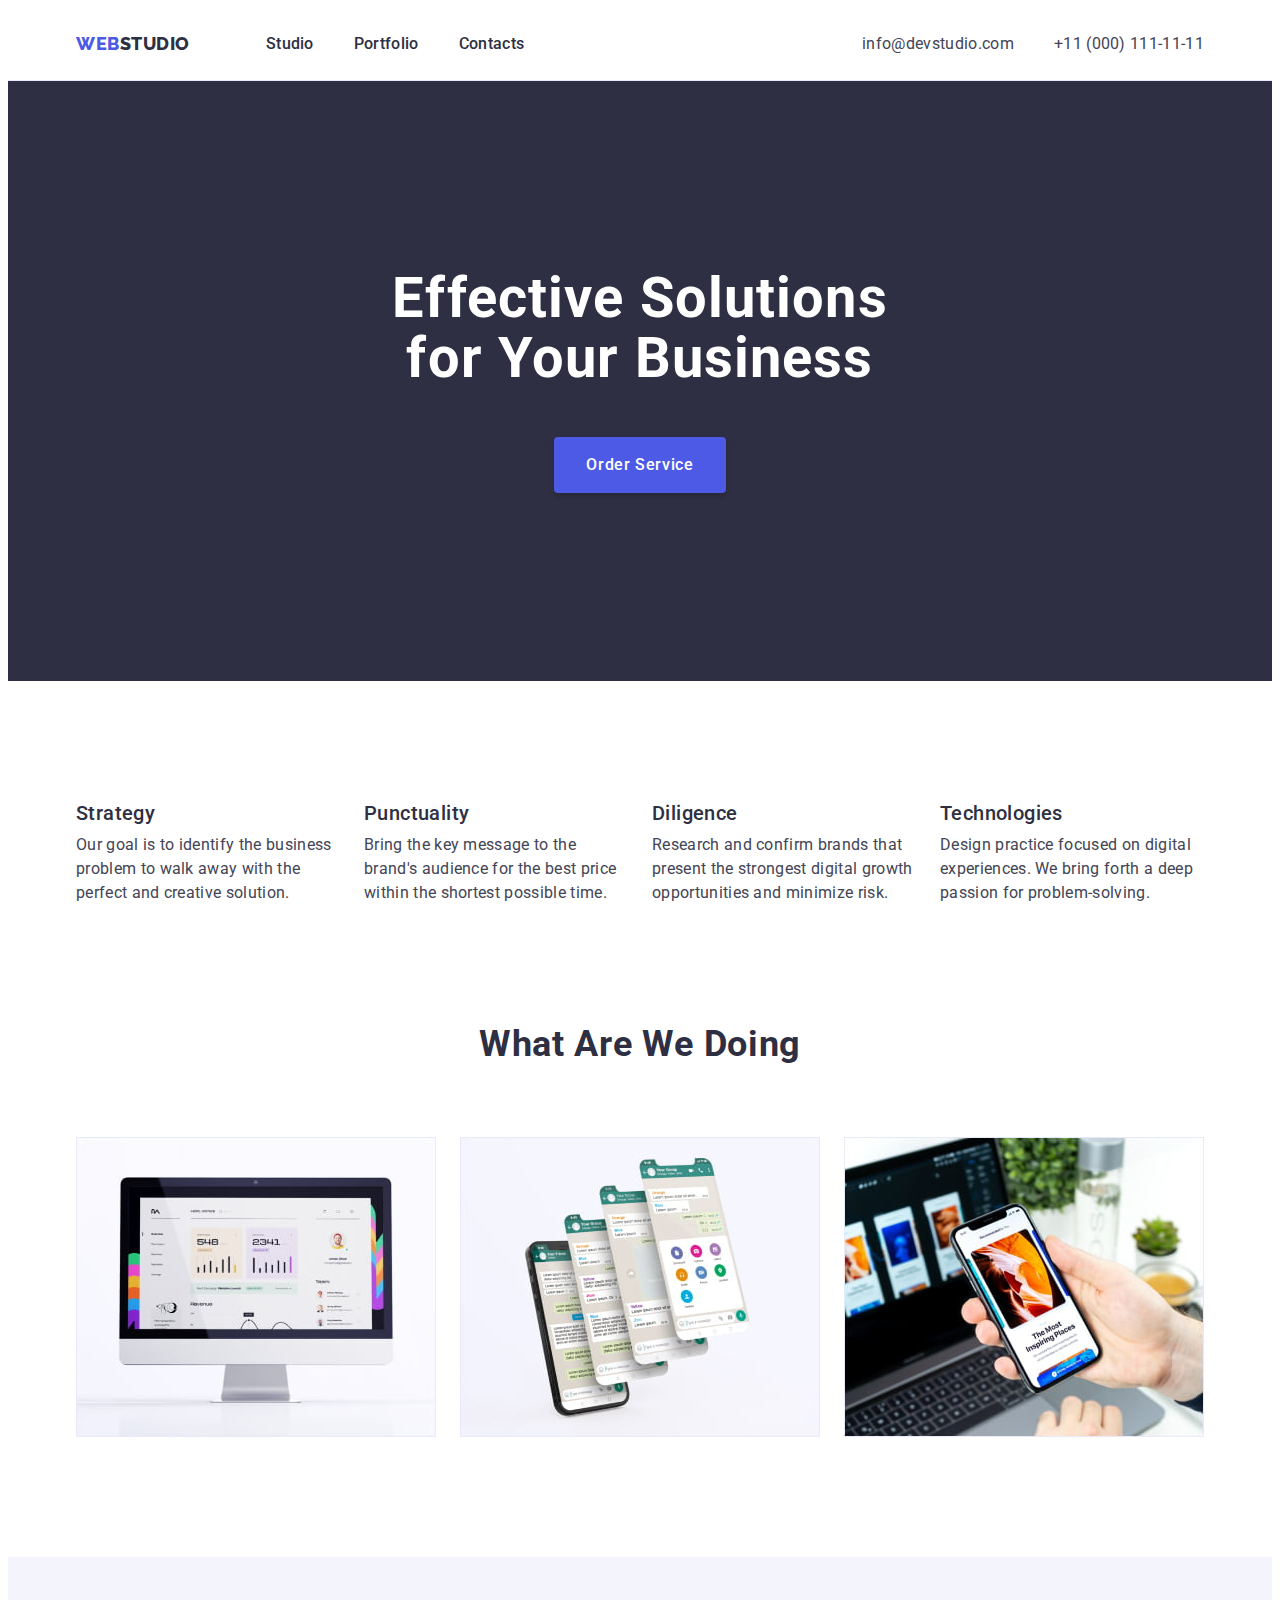
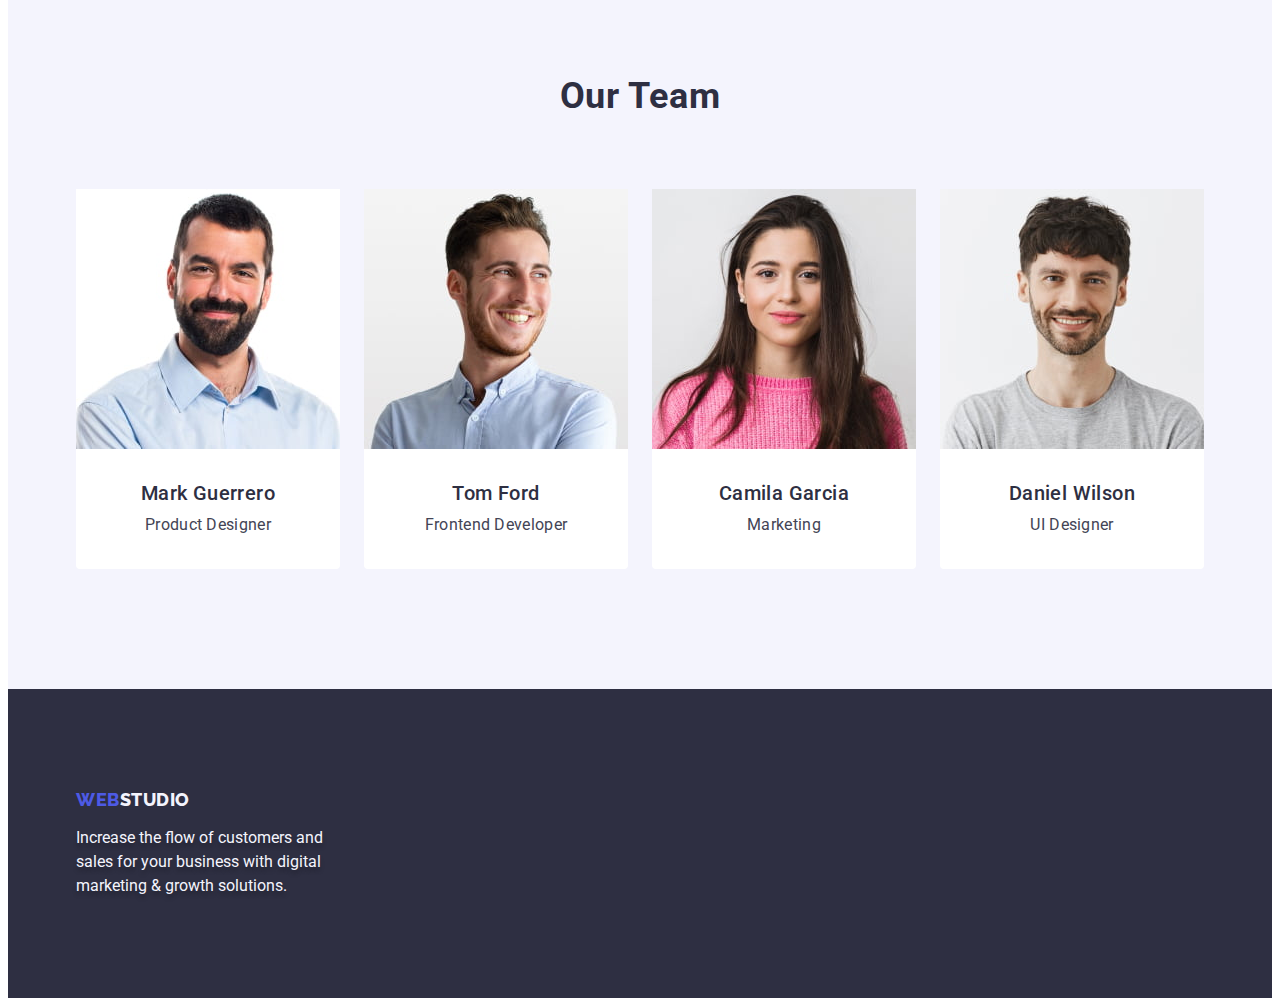
<file: index.html>
<!DOCTYPE html>
<html lang="en">
  <head>
    <meta charset="UTF-8" />
    <meta http-equiv="X-UA-Compatible" content="IE=edge" />
    <meta name="viewport" content="width=device-width, initial-scale=1.0" />
    <title>Document</title>
    <!-- font styles -->
    <link rel="preconnect" href="https://fonts.googleapis.com" />
    <link rel="preconnect" href="https://fonts.gstatic.com" crossorigin />
    <link
      href="https://fonts.googleapis.com/css2?family=Raleway:wght@800&family=Roboto:wght@400;500;700&display=swap"
      rel="stylesheet"
    />
    <!-- Style Normalization -->
    <link
      rel="stylesheet"
      href="https://cdnjs.cloudflare.com/ajax/libs/modern-normalize/1.1.0/modern-normalize.min.css"
      integrity="sha512-wpPYUAdjBVSE4KJnH1VR1HeZfpl1ub8YT/NKx4PuQ5NmX2tKuGu6U/JRp5y+Y8XG2tV+wKQpNHVUX03MfMFn9Q=="
      crossorigin="anonymous"
      referrerpolicy="no-referrer"
    />
    <!-- custom styles -->
    <link rel="stylesheet" href="./css/styles.css" />
  </head>
  <body>
    <!-- HEADER -->
    <header class="header-section">
      <div class="container header-container">
        <nav class="navigation">
          <a class="header-logo link" href="./index.html"
            >Web<span class="logo-studio">Studio</span>
          </a>
          <ul class="list header-nav-list">
            <li>
              <a class="link header-nav-link" href="./index.html">Studio</a>
            </li>
            <li>
              <a class="link header-nav-link" href="./portfolio.html"
                >Portfolio</a
              >
            </li>
            <li>
              <a class="link header-nav-link" href="">Contacts</a>
            </li>
          </ul>
        </nav>
        <address class="contacts">
          <ul class="list contacts-list">
            <li>
              <a class="link contacts-item" href="mailto:info@devstudio.com"
                >info@devstudio.com</a
              >
            </li>
            <li>
              <a class="link contacts-item" href="tel:+110001111111"
                >+11 (000) 111-11-11</a
              >
            </li>
          </ul>
        </address>
      </div>
    </header>
    <main>
      <!-- HERO -->
      <section class="hero-section section">
        <div class="container">
          <h1 class="hero-slogan">Effective Solutions for Your Business</h1>
          <button class="srvc-btn" type="button">Order Service</button>
        </div>
      </section>
      <!-- VALUES -->
      <section class="section values-section">
        <div class="container">
          <h2 class="values-header">Values</h2>
          <!-- h2 is hidden -->
          <ul class="values-list list">
            <li class="values-item">
              <h3 class="values-heading">Strategy</h3>
              <p class="values-content">
                Our goal is to identify the business problem to walk away with
                the perfect and creative solution.
              </p>
            </li>
            <li class="values-item">
              <h3 class="values-heading">Punctuality</h3>
              <p class="values-content">
                Bring the key message to the brand's audience for the best price
                within the shortest possible time.
              </p>
            </li>
            <li class="values-item">
              <h3 class="values-heading">Diligence</h3>
              <p class="values-content">
                Research and confirm brands that present the strongest digital
                growth opportunities and minimize risk.
              </p>
            </li>
            <li class="values-item">
              <h3 class="values-heading">Technologies</h3>
              <p class="values-content">
                Design practice focused on digital experiences. We bring forth a
                deep passion for problem-solving.
              </p>
            </li>
          </ul>
        </div>
      </section>
      <!-- SERVICES -->
      <section class="section service-section">
        <div class="container">
          <h2 class="section-title">What are we doing</h2>
          <ul class="service-list list card-set">
            <li class="card-set-item">
              <img
                src="./images/rectangle71-2.jpg"
                alt="PC screen"
                width="360"
                height="300"
              />
            </li>
            <li class="card-set-item">
              <img
                src="./images/rectangle71-1.jpg"
                alt="Smartphone screens"
                width="360"
                height="300"
              />
            </li>
            <li class="card-set-item">
              <img
                src="./images/rectangle71.jpg"
                alt="Smartphone and laptop"
                width="360"
                height="300"
              />
            </li>
          </ul>
        </div>
      </section>
      <!-- TEAM -->
      <section class="team-section section">
        <div class="container">
          <h2 class="section-title">Our Team</h2>
          <ul class="team-list list card-set">
            <li class="team-list-item card-set-item">
              <img
                src="./images/marc.jpg"
                alt="Mark Guerrero"
                width="264"
                height="260"
              />
              <div class="team-card-descr">
                <h3 class="team-name">Mark Guerrero</h3>
                <p class="team-descr">Product Designer</p>
              </div>
            </li>
            <li class="team-list-item card-set-item">
              <img
                src="./images/tom.jpg"
                alt="Tom Ford"
                width="264"
                height="260"
              />
              <div class="team-card-descr">
                <h3 class="team-name">Tom Ford</h3>
                <p class="team-descr">Frontend Developer</p>
              </div>
            </li>
            <li class="team-list-item card-set-item">
              <img
                src="./images/camila.jpg"
                alt="Camila Garcia"
                width="264"
                height="260"
              />
              <div class="team-card-descr">
                <h3 class="team-name">Camila Garcia</h3>
                <p class="team-descr">Marketing</p>
              </div>
            </li>
            <li class="team-list-item card-set-item">
              <img
                src="./images/daniel.jpg"
                alt="Daniel Wilson"
                width="264"
                height="260"
              />
              <div class="team-card-descr">
                <h3 class="team-name">Daniel Wilson</h3>
                <p class="team-descr">UI Designer</p>
              </div>
            </li>
          </ul>
        </div>
      </section>
    </main>
    <!-- FOOTER -->
    <footer class="footer">
      <div class="container">
        <a class="footer-logo link" href="./index.html"
          >Web<span class="footer-studio">Studio</span></a
        >
        <p class="footer-descr">
          Increase the flow of customers and sales for your business with
          digital marketing & growth solutions.
        </p>
      </div>
    </footer>
  </body>
</html>
</file>
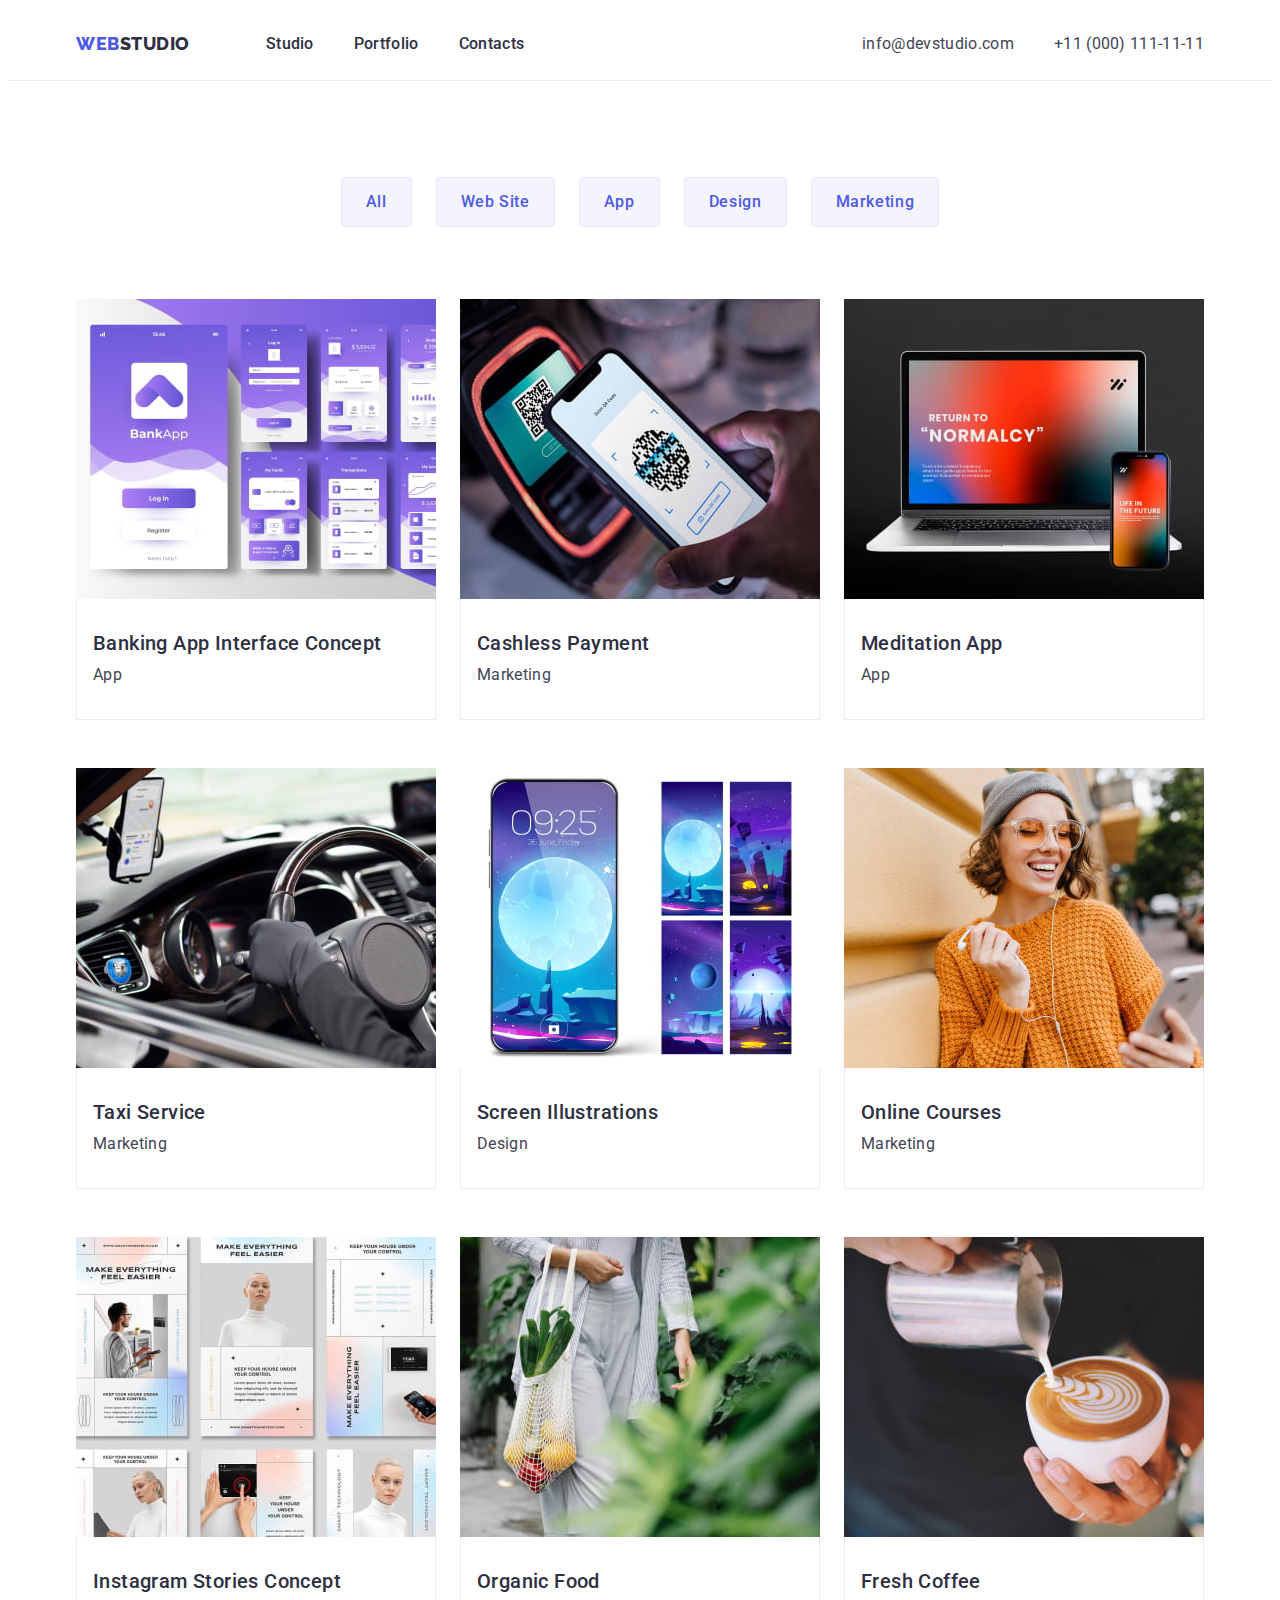
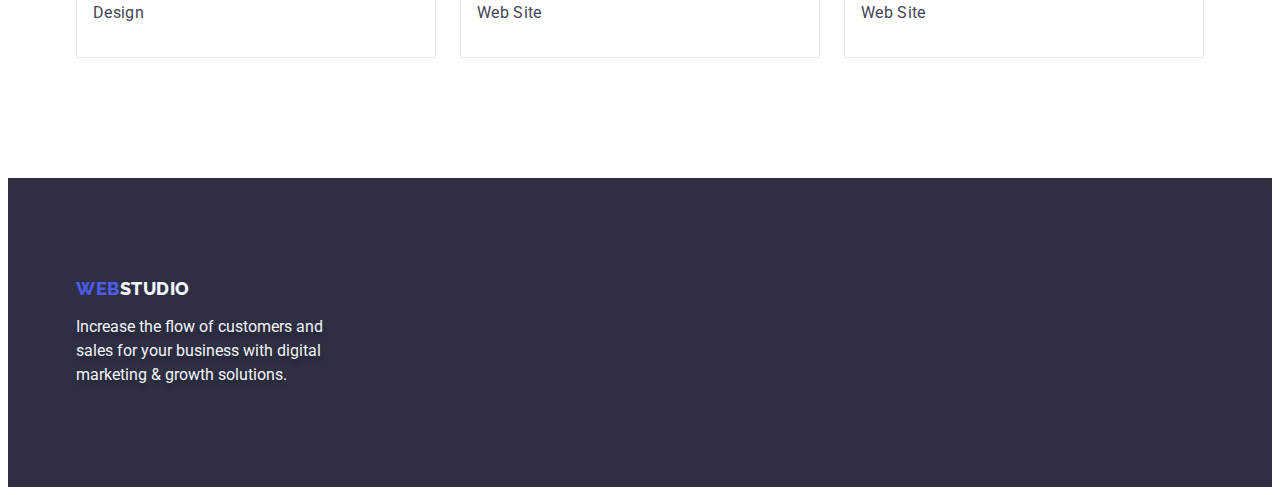
<file: portfolio.html>
<!DOCTYPE html>
<html lang="en">
  <head>
    <meta charset="UTF-8" />
    <meta http-equiv="X-UA-Compatible" content="IE=edge" />
    <meta name="viewport" content="width=device-width, initial-scale=1.0" />
    <title>Document</title>
    <!-- font styles -->
    <link rel="preconnect" href="https://fonts.googleapis.com" />
    <link rel="preconnect" href="https://fonts.gstatic.com" crossorigin />
    <link
      href="https://fonts.googleapis.com/css2?family=Raleway:wght@800&family=Roboto:wght@400;500;700&display=swap"
      rel="stylesheet"
    />
    <!-- Style Normalization -->
    <link
      rel="stylesheet"
      href="https://cdnjs.cloudflare.com/ajax/libs/modern-normalize/1.1.0/modern-normalize.min.css"
      integrity="sha512-wpPYUAdjBVSE4KJnH1VR1HeZfpl1ub8YT/NKx4PuQ5NmX2tKuGu6U/JRp5y+Y8XG2tV+wKQpNHVUX03MfMFn9Q=="
      crossorigin="anonymous"
      referrerpolicy="no-referrer"
    />
    <!-- custom styles -->
    <link rel="stylesheet" href="./css/styles.css" />
  </head>
  <body>
    <!-- HEADER -->
    <header class="header-section">
      <div class="container header-container">
        <nav class="navigation">
          <a class="header-logo link" href="./index.html"
            >Web<span class="logo-studio">Studio</span>
          </a>
          <ul class="list header-nav-list">
            <li>
              <a class="link header-nav-link" href="./index.html">Studio</a>
            </li>
            <li>
              <a class="link header-nav-link" href="./portfolio.html"
                >Portfolio</a
              >
            </li>
            <li>
              <a class="link header-nav-link" href="">Contacts</a>
            </li>
          </ul>
        </nav>
        <address class="contacts">
          <ul class="list contacts-list">
            <li>
              <a class="link contacts-item" href="mailto:info@devstudio.com"
                >info@devstudio.com</a
              >
            </li>
            <li>
              <a class="link contacts-item" href="tel:+110001111111"
                >+11 (000) 111-11-11</a
              >
            </li>
          </ul>
        </address>
      </div>
    </header>
    <main>
      <section class="portfolio">
        <div class="container">
          <!-- FILTERS -->
          <h1 hidden>Portfolio</h1>
          <ul class="filter-list list">
            <li><button class="btn" type="button">All</button></li>
            <li><button class="btn" type="button">Web Site</button></li>
            <li><button class="btn" type="button">App</button></li>
            <li><button class="btn" type="button">Design</button></li>
            <li><button class="btn" type="button">Marketing</button></li>
          </ul>
          <!-- PRODUCTS -->
          <ul class="products-list list card-set">
            <li class="products-item card-set-item">
              <a class="link" href="">
                <img
                  src="./images/img-app.jpg"
                  alt="App interface"
                  width="360"
                  height="300"
                />
                <div class="products-item-descr">
                  <h2 class="products-name">Banking App Interface Concept</h2>
                  <p class="products-descr">App</p>
                </div>
              </a>
            </li>
            <li class="products-item card-set-item">
              <a class="link" href="">
                <img
                  src="./images/img-QR.jpg"
                  alt="Phone with QR code"
                  width="360"
                  height="300"
                />
                <div class="products-item-descr">
                  <h2 class="products-name">Cashless Payment</h2>
                  <p class="products-descr">Marketing</p>
                </div>
              </a>
            </li>
            <li class="products-item card-set-item">
              <a class="link" href="">
                <img
                  src="./images/img-laptop.jpg"
                  alt="Laptop&Smartphone"
                  width="360"
                  height="300"
                />
                <div class="products-item-descr">
                  <h2 class="products-name">Meditation App</h2>
                  <p class="products-descr">App</p>
                </div>
              </a>
            </li>
            <li class="products-item card-set-item">
              <a class="link" href="">
                <img
                  src="./images/img-car.jpg"
                  alt="Car interior"
                  width="360"
                  height="300"
                />
                <div class="products-item-descr">
                  <h2 class="products-name">Taxi Service</h2>
                  <p class="products-descr">Marketing</p>
                </div>
              </a>
            </li>
            <li class="products-item card-set-item">
              <a class="link" href="">
                <img
                  src="./images/img-wallpapers.jpg"
                  alt="Phone wallpapers"
                  width="360"
                  height="300"
                />
                <div class="products-item-descr">
                  <h2 class="products-name">Screen Illustrations</h2>
                  <p class="products-descr">Design</p>
                </div>
              </a>
            </li>
            <li class="products-item card-set-item">
              <a class="link" href="">
                <img
                  src="./images/img-girl-headphones.jpg"
                  alt="Girl with headphones"
                  width="360"
                  height="300"
                />
                <div class="products-item-descr">
                  <h2 class="products-name">Online Courses</h2>
                  <p class="products-descr">Marketing</p>
                </div>
              </a>
            </li>
            <li class="products-item card-set-item">
              <a class="link" href="">
                <img
                  src="./images/img-instagram.jpg"
                  alt="Instagram stories"
                  width="360"
                  height="300"
                />
                <div class="products-item-descr">
                  <h2 class="products-name">Instagram Stories Concept</h2>
                  <p class="products-descr">Design</p>
                </div>
              </a>
            </li>
            <li class="products-item card-set-item">
              <a class="link" href="">
                <img
                  src="./images/img-groceries.jpg"
                  alt="A woman with groceries"
                  width="360"
                  height="300"
                />
                <div class="products-item-descr">
                  <h2 class="products-name">Organic Food</h2>
                  <p class="products-descr">Web Site</p>
                </div>
              </a>
            </li>
            <li class="products-item card-set-item">
              <a class="link" href="">
                <img
                  src="./images/img-coffee.jpg"
                  alt="A man pouring coffee"
                  width="360"
                  height="300"
                />
                <div class="products-item-descr">
                  <h2 class="products-name">Fresh Coffee</h2>
                  <p class="products-descr">Web Site</p>
                </div>
              </a>
            </li>
          </ul>
        </div>
      </section>
    </main>
    <!-- FOOTER -->
    <footer class="footer">
      <div class="container">
        <a class="footer-logo link" href="./index.html"
          >Web<span class="footer-studio">Studio</span></a
        >
        <p class="footer-descr">
          Increase the flow of customers and sales for your business with
          digital marketing & growth solutions.
        </p>
      </div>
    </footer>
  </body>
</html>
</file>
<file: css/styles.css>
*,
*::before,
*::after {
  box-sizing: border-box;
}

:root {
  --primary-font: "Roboto", sans-serif;
  --secondary-font: "Raleway", sans-serif;
  --primary-text-color: #2e2f42;
  --link-color: #4d5ae5;
  --secondary-text-color: #434455;
  --footer-text-color: #f4f4fd;
  --active-color: #404bbf;
  --borders-color: #e7e9fc;
  --active-btn-text: #ffffff;
  --indent: 24px;
  --items: 4;
}

body {
  font-family: "Roboto", sans-serif;
  text-decoration: none;
  color: var(--secondary-text-color);
  background-color: var(--active-btn-text);
}
/* General classes */
.btn {
  font-family: inherit;
}
.section-title {
  color: var(--primary-text-color);
  font-weight: 700;
  font-size: 36px;
  line-height: 1.11;
  text-align: center;
  letter-spacing: 0.02em;
  text-transform: capitalize;
  white-space: nowrap;
  margin-bottom: 72px;
}
.section {
  padding: 120px 0;
}
.link {
  text-decoration: none;
}
.values-header {
  display: none;
}
.list {
  list-style: none;
  padding: 0;
  margin: 0;
}
h1,
h2,
h3,
h4,
p {
  margin: 0;
  padding: 0;
}
img {
  display: block;
}
.container {
  width: 1158px;
  margin: 0 auto;
  padding: 0 15px;
}
/* CARD SET */
.card-set {
  display: flex;
  flex-wrap: wrap;
  gap: var(--indent);
}
.card-set-item {
  flex-basis: calc((100% - var(--indent) * (var(--items) - 1)) / var(--items));
}
/* HEADER */
.header-section {
  border-bottom: 1px solid var(--borders-color);
}
.header-container {
  display: flex;
  align-items: center;
}
.navigation {
  display: flex;
  align-items: center;
  margin-right: auto;
}
.header-logo {
  text-transform: uppercase;
  color: var(--link-color);
  font-family: var(--secondary-font);
  font-weight: 800;
  font-size: 18px;
  line-height: 1.17;
  letter-spacing: 0.03em;
  text-decoration: none;
  align-items: center;
  padding: 0px;
  margin-right: 76px;
}
.logo-studio {
  color: var(--primary-text-color);
}
.header-nav-list {
  display: flex;
  align-items: center;
  gap: 40px;
  margin-right: auto;
}
.header-nav-link {
  font-weight: 500;
  font-size: 16px;
  line-height: 1.5;
  letter-spacing: 0.02em;
  color: var(--primary-text-color);
  padding: 24px 0;
}
.header-nav-link:hover {
  color: var(--active-color);
}
.header-nav-link:focus {
  color: var(--active-color);
}
.header-nav-link,
.contacts-item {
  display: block;
}
.contacts {
  font-style: normal;
}
.contacts-list {
  display: flex;
  align-items: center;
  gap: 40px;
}
.contacts-item {
  font-size: 16px;
  line-height: 1.5;
  letter-spacing: 0.02em;
  color: var(--secondary-text-color);
}
.contacts-item:hover {
  color: var(--active-color);
}
.contacts-item:focus {
  color: var(--active-color);
}

/* HERO */
.hero-section {
  background-color: var(--primary-text-color);
  padding: 188px 0;
}
.hero-slogan {
  color: var(--active-btn-text);
  font-weight: 700;
  font-size: 56px;
  line-height: 1.07;
  text-align: center;
  letter-spacing: 0.02em;
  max-width: 496px;
  margin-bottom: 48px;
  margin-right: auto;
  margin-left: auto;
}
.srvc-btn {
  background-color: var(--link-color);
  color: var(--active-btn-text);
  box-shadow: 0px 4px 4px rgba(0, 0, 0, 0.15);
  border-radius: 4px;
  font-family: "Roboto", sans-serif;
  font-weight: 500;
  font-size: 16px;
  line-height: 1.5;
  letter-spacing: 0.04em;
  padding: 16px 32px;
  gap: 10px;
  min-width: 169px;
  height: 56px;
  border: none;
  cursor: pointer;
  display: block;
  margin: 0 auto;
}
.srvc-btn:hover {
  background-color: var(--active-color);
  box-shadow: 0px 4px 4px rgba(0, 0, 0, 0.15);
  border-radius: 4px;
}
.srvc-btn:focus {
  background-color: var(--active-color);
  box-shadow: 0px 4px 4px rgba(0, 0, 0, 0.15);
  border-radius: 4px;
}

/* VALUES */
.values-list {
  list-style: none;
  display: flex;
  gap: 24px;
  align-items: flex-start;
}
.values-item {
  width: calc((100% - 72px) / 4);
}
.values-heading {
  letter-spacing: 0.02em;
  font-weight: 500;
  font-size: 20px;
  line-height: 1.2;
  color: var(--primary-text-color);
  margin-bottom: 8px;
}
.values-content {
  font-size: 16px;
  line-height: 1.5;
  letter-spacing: 0.02em;
  color: var(--secondary-text-color);
}
/* SERVICES */
.service-section {
  padding-top: 0px;
}
.service-list {
  list-style: none;
  display: flex;
  align-items: flex-start;
  padding: 0;
  --items: 3;
  gap: 24px;
}
/* TEAM */
.team-section {
  background-color: var(--footer-text-color);
}
.team-list {
  list-style: none;
  justify-content: center;
  align-items: center;
  padding: 0px;
  gap: 24px;
}
.team-list-item {
  background-color: var(--active-btn-text);
  border-radius: 0px 0px 4px 4px;
}
.team-card-descr {
  padding: 32px 16px;
}
.team-name {
  color: var(--primary-text-color);
  font-weight: 500;
  font-size: 20px;
  line-height: 1.2;
  text-align: center;
  letter-spacing: 0.02em;
  margin-bottom: 8px;
}
.team-descr {
  color: var(--secondary-text-color);
  font-size: 16px;
  line-height: 1.5;
  text-align: center;
  letter-spacing: 0.02em;
}

/* PORTFOLIO */
.portfolio {
  padding: 96px 0 120px;
}
/* FILTERS part */
.filter-list {
  list-style: none;
  padding: 0px;
  gap: 24px;
  display: flex;
  justify-content: center;
  margin-bottom: 72px;
}
.btn {
  color: var(--link-color);
  background-color: var(--footer-text-color);
  font-weight: 500;
  font-size: 16px;
  line-height: 1.5;
  letter-spacing: 0.04em;
  justify-content: center;
  align-items: center;
  padding: 12px 24px;
  border: 1px solid var(--borders-color);
  border-radius: 4px;
  cursor: pointer;
}
.btn:hover {
  color: var(--active-btn-text);
  background-color: var(--active-color);
  border: 1px solid transparent;
}
.btn:focus {
  color: var(--active-btn-text);
  background-color: var(--active-color);
  border: 1px solid transparent;
}
.btn:active {
  color: var(--active-btn-text);
  background-color: var(--active-color);
  box-shadow: 0px 3px 1px rgba(0, 0, 0, 0.1), 0px 2px 1px rgba(0, 0, 0, 0.08),
    0px 2px 2px rgba(0, 0, 0, 0.12);
  border-radius: 4px;
}
/* PRODUCTS part */
.products-list {
  list-style: none;
  --items: 9;
  gap: 24px;
  column-gap: var(--indent);
  row-gap: 48px;
}
.products-item {
  box-sizing: border-box;
  width: calc((100% - 48px) / 3);
}
.products-item-descr {
  padding: 32px 16px;
  border: 1px solid var(--borders-color);
  border-top: none;
}
.products-name {
  justify-content: center;
  font-weight: 500;
  font-size: 20px;
  line-height: 1.2;
  letter-spacing: 0.02em;
  color: var(--primary-text-color);
  margin-bottom: 8px;
}
.products-descr {
  justify-content: center;
  gap: 8px;
  font-size: 16px;
  line-height: 1.5;
  letter-spacing: 0.02em;
  color: var(--secondary-text-color);
}
/* FOOTER */
.footer {
  background-color: var(--primary-text-color);
  padding: 100px 0;
}
.footer-logo {
  color: var(--link-color);
  font-family: var(--secondary-font);
  font-weight: 800;
  font-size: 18px;
  line-height: 1.17;
  letter-spacing: 0.03em;
  text-decoration: none;
  text-transform: uppercase;
  margin-bottom: 16px;
  display: inline-block;
}
.footer-studio {
  color: var(--footer-text-color);
}
.footer-descr {
  color: var(--footer-text-color);
  font-family: var(--primary-font);
  font-size: 16px;
  line-height: 1.5;
  text-shadow: 0px 4px 4px rgba(0, 0, 0, 0.25);
  max-width: 264px;
}
</file>
